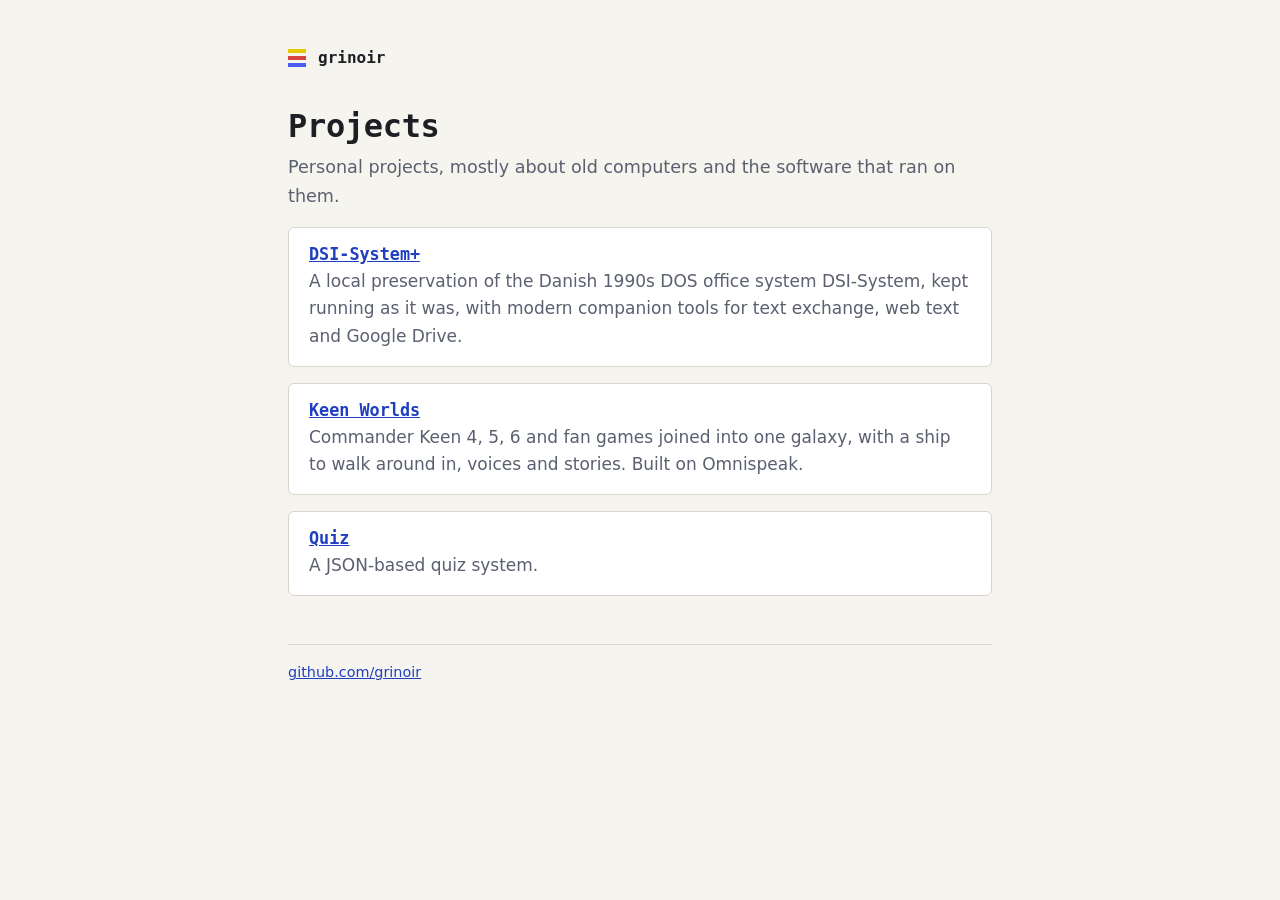
<file: index.html>
<!doctype html>
<html lang="en">
<head>
  <meta charset="utf-8">
  <meta name="viewport" content="width=device-width, initial-scale=1">
  <title>grinoir – projects</title>
  <meta name="description" content="Personal projects by grinoir: retro computing, preservation and tools.">
  <link rel="stylesheet" href="style.css">
</head>
<body>
<main>
  <header class="site">
    <span class="bars" aria-hidden="true"><span></span><span></span><span></span></span>
    <a href="./">grinoir</a>
  </header>

  <h1>Projects</h1>
  <p class="lede">Personal projects, mostly about old computers and the software that ran on them.</p>

  <ul class="projects">
    <li>
      <h3><a href="dsi-system-plus/">DSI-System+</a></h3>
      <p>A local preservation of the Danish 1990s DOS office system DSI-System, kept running as it was, with modern companion tools for text exchange, web text and Google Drive.</p>
    </li>
    <li>
      <h3><a href="https://github.com/grinoir/keen-worlds">Keen Worlds</a></h3>
      <p>Commander Keen 4, 5, 6 and fan games joined into one galaxy, with a ship to walk around in, voices and stories. Built on Omnispeak.</p>
    </li>
    <li>
      <h3><a href="https://github.com/grinoir/Quiz">Quiz</a></h3>
      <p>A JSON-based quiz system.</p>
    </li>
  </ul>

  <footer>
    <a href="https://github.com/grinoir">github.com/grinoir</a>
  </footer>
</main>
</body>
</html>
</file>
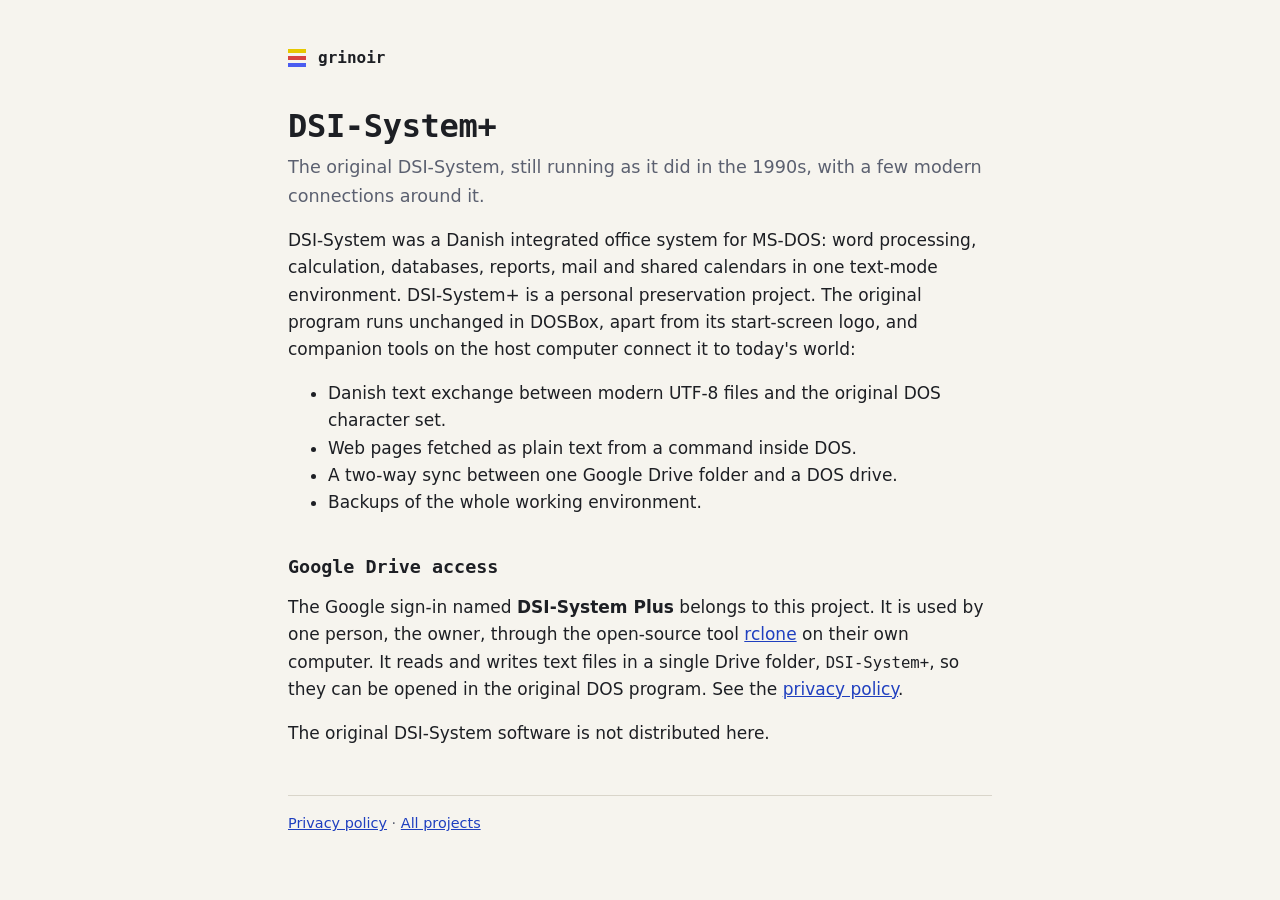
<file: dsi-system-plus/index.html>
<!doctype html>
<html lang="en">
<head>
  <meta charset="utf-8">
  <meta name="viewport" content="width=device-width, initial-scale=1">
  <title>DSI-System+</title>
  <meta name="description" content="DSI-System+: a private preservation of the DOS office system DSI-System with modern companion tools.">
  <link rel="stylesheet" href="../style.css">
</head>
<body>
<main>
  <header class="site">
    <span class="bars" aria-hidden="true"><span></span><span></span><span></span></span>
    <a href="../">grinoir</a>
  </header>

  <h1>DSI-System+</h1>
  <p class="lede">The original DSI-System, still running as it did in the 1990s, with a few modern connections around it.</p>

  <p>DSI-System was a Danish integrated office system for MS-DOS: word processing, calculation, databases, reports, mail and shared calendars in one text-mode environment. DSI-System+ is a personal preservation project. The original program runs unchanged in DOSBox, apart from its start-screen logo, and companion tools on the host computer connect it to today's world:</p>

  <ul>
    <li>Danish text exchange between modern UTF-8 files and the original DOS character set.</li>
    <li>Web pages fetched as plain text from a command inside DOS.</li>
    <li>A two-way sync between one Google Drive folder and a DOS drive.</li>
    <li>Backups of the whole working environment.</li>
  </ul>

  <h2>Google Drive access</h2>
  <p>The Google sign-in named <strong>DSI-System Plus</strong> belongs to this project. It is used by one person, the owner, through the open-source tool <a href="https://rclone.org">rclone</a> on their own computer. It reads and writes text files in a single Drive folder, <code>DSI-System+</code>, so they can be opened in the original DOS program. See the <a href="privacy.html">privacy policy</a>.</p>

  <p>The original DSI-System software is not distributed here.</p>

  <footer>
    <a href="privacy.html">Privacy policy</a> · <a href="../">All projects</a>
  </footer>
</main>
</body>
</html>
</file>
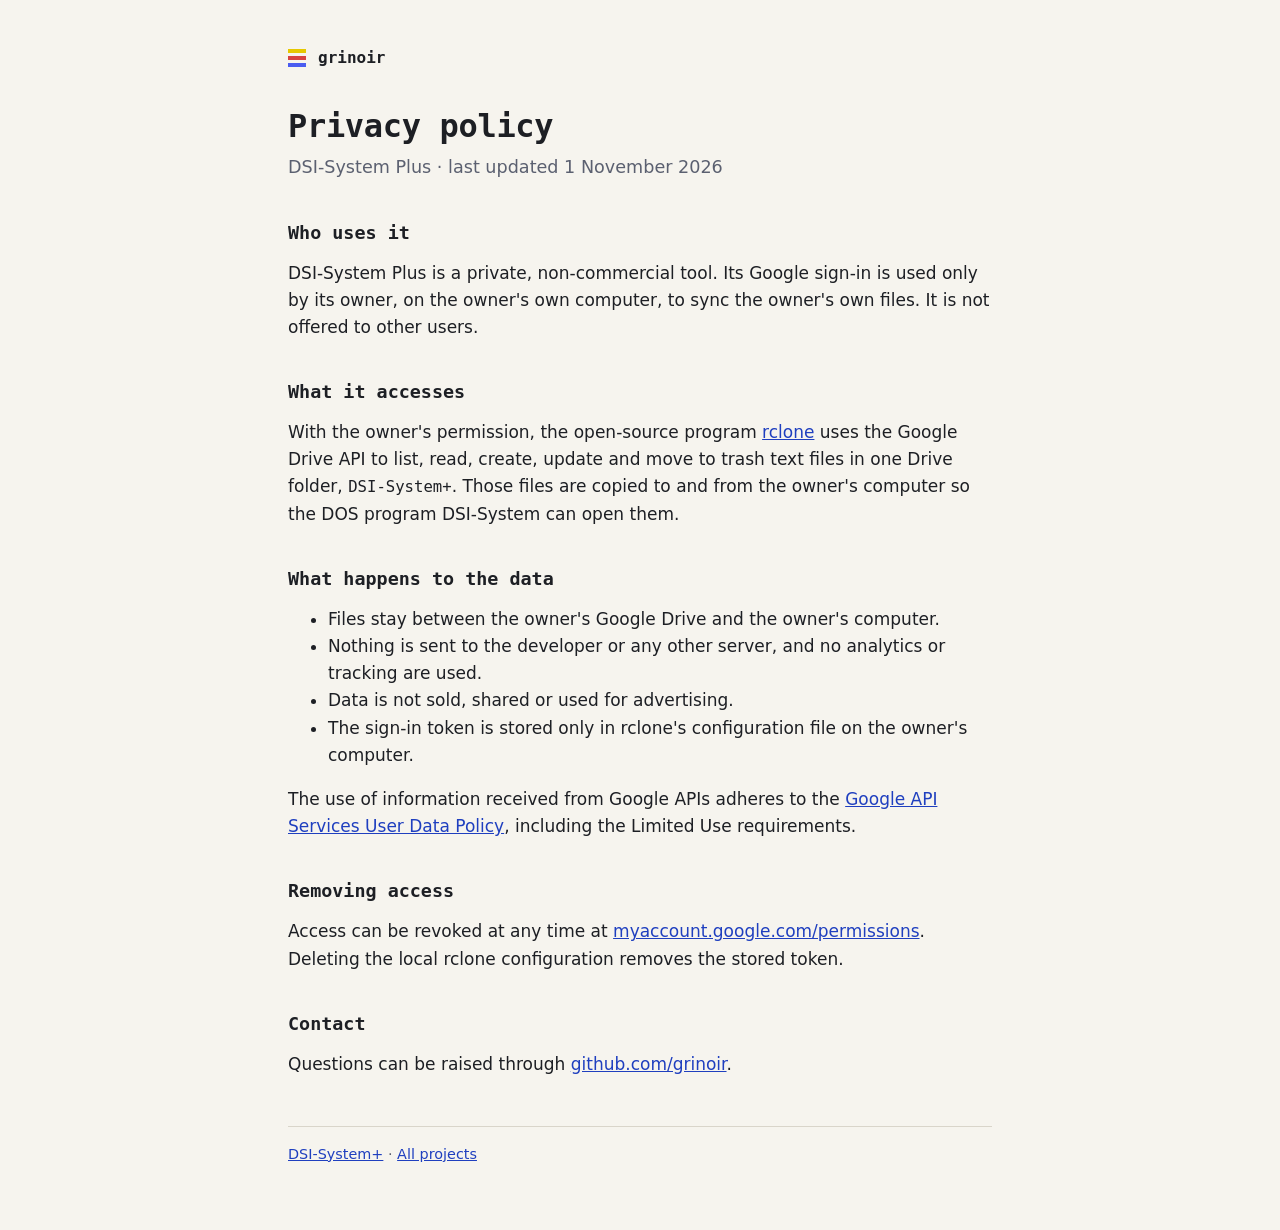
<file: dsi-system-plus/privacy.html>
<!doctype html>
<html lang="en">
<head>
  <meta charset="utf-8">
  <meta name="viewport" content="width=device-width, initial-scale=1">
  <title>DSI-System+ privacy policy</title>
  <meta name="description" content="Privacy policy for the DSI-System Plus Google Drive connection.">
  <link rel="stylesheet" href="../style.css">
</head>
<body>
<main>
  <header class="site">
    <span class="bars" aria-hidden="true"><span></span><span></span><span></span></span>
    <a href="../">grinoir</a>
  </header>

  <h1>Privacy policy</h1>
  <p class="lede">DSI-System Plus · last updated 1 November 2026</p>

  <h2>Who uses it</h2>
  <p>DSI-System Plus is a private, non-commercial tool. Its Google sign-in is used only by its owner, on the owner's own computer, to sync the owner's own files. It is not offered to other users.</p>

  <h2>What it accesses</h2>
  <p>With the owner's permission, the open-source program <a href="https://rclone.org">rclone</a> uses the Google Drive API to list, read, create, update and move to trash text files in one Drive folder, <code>DSI-System+</code>. Those files are copied to and from the owner's computer so the DOS program DSI-System can open them.</p>

  <h2>What happens to the data</h2>
  <ul>
    <li>Files stay between the owner's Google Drive and the owner's computer.</li>
    <li>Nothing is sent to the developer or any other server, and no analytics or tracking are used.</li>
    <li>Data is not sold, shared or used for advertising.</li>
    <li>The sign-in token is stored only in rclone's configuration file on the owner's computer.</li>
  </ul>
  <p>The use of information received from Google APIs adheres to the <a href="https://developers.google.com/terms/api-services-user-data-policy">Google API Services User Data Policy</a>, including the Limited Use requirements.</p>

  <h2>Removing access</h2>
  <p>Access can be revoked at any time at <a href="https://myaccount.google.com/permissions">myaccount.google.com/permissions</a>. Deleting the local rclone configuration removes the stored token.</p>

  <h2>Contact</h2>
  <p>Questions can be raised through <a href="https://github.com/grinoir">github.com/grinoir</a>.</p>

  <footer>
    <a href="./">DSI-System+</a> · <a href="../">All projects</a>
  </footer>
</main>
</body>
</html>
</file>
<file: style.css>
/* Shared style for grinoir.github.io: plain pages with a VGA-era accent. */
:root {
  --bg: #f6f4ee;
  --panel: #ffffff;
  --text: #1d1f24;
  --muted: #5b6070;
  --rule: #d9d5ca;
  --accent: #1f3fbf;      /* VGA blue */
  --yellow: #e6c800;
  --red: #d8433f;
  --blue: #4a5cf0;
  --mono: "IBM Plex Mono", "Cascadia Mono", "DejaVu Sans Mono", ui-monospace, monospace;
  --sans: "IBM Plex Sans", system-ui, -apple-system, "Segoe UI", sans-serif;
}
@media (prefers-color-scheme: dark) {
  :root {
    --bg: #101216;
    --panel: #171a20;
    --text: #e6e6e1;
    --muted: #9aa0ad;
    --rule: #2a2f38;
    --accent: #7f93ff;
  }
}
* { box-sizing: border-box; }
html { -webkit-text-size-adjust: 100%; }
body {
  margin: 0;
  background: var(--bg);
  color: var(--text);
  font: 17px/1.6 var(--sans);
}
main { max-width: 46rem; margin: 0 auto; padding: 3rem 1rem 4rem; }
header.site { display: flex; align-items: center; gap: .75rem; margin-bottom: 2.5rem; }
header.site a { color: var(--text); text-decoration: none; font: 600 1rem var(--mono); }
.bars { display: inline-grid; gap: 3px; }
.bars span { display: block; width: 18px; height: 4px; }
.bars span:nth-child(1) { background: var(--yellow); }
.bars span:nth-child(2) { background: var(--red); }
.bars span:nth-child(3) { background: var(--blue); }
h1 { font: 700 2rem/1.2 var(--mono); margin: 0 0 .5rem; letter-spacing: -.01em; }
h2 { font: 600 1.15rem var(--mono); margin: 2.5rem 0 .75rem; }
p.lede { color: var(--muted); font-size: 1.1rem; margin-top: 0; }
a { color: var(--accent); }
ul.projects { list-style: none; padding: 0; margin: 0; display: grid; gap: 1rem; }
ul.projects li {
  background: var(--panel);
  border: 1px solid var(--rule);
  border-radius: 6px;
  padding: 1rem 1.25rem;
}
ul.projects h3 { margin: 0 0 .25rem; font: 600 1.05rem var(--mono); }
ul.projects p { margin: 0; color: var(--muted); }
ul.projects .links { margin-top: .5rem; font-size: .95rem; }
code { font-family: var(--mono); font-size: .92em; }
footer { margin-top: 3rem; padding-top: 1rem; border-top: 1px solid var(--rule); color: var(--muted); font-size: .9rem; }
</file>
